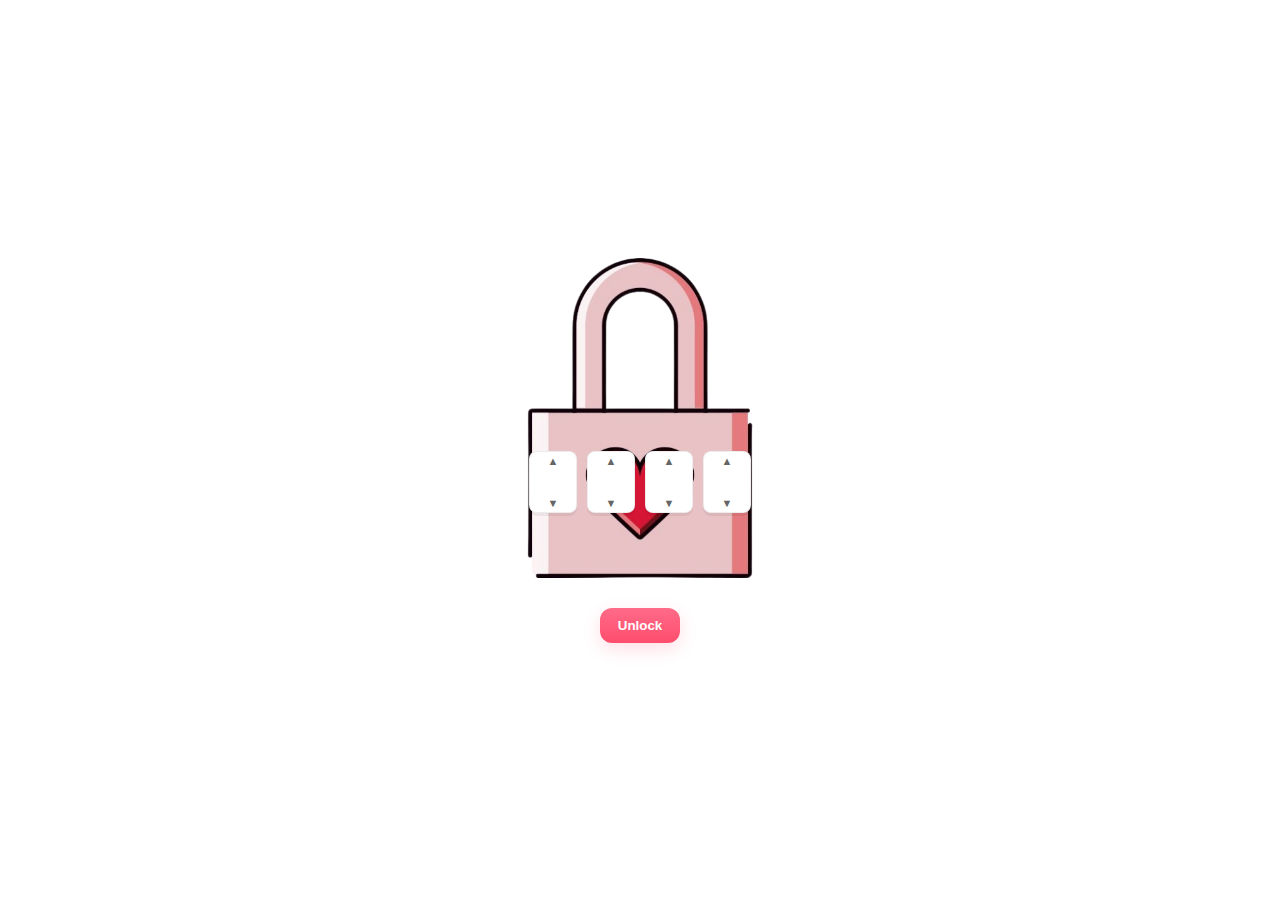
<file: index.html>
<!DOCTYPE html>
<html lang="en">
<head>
  <meta charset="utf-8">
  <meta name="viewport" content="width=device-width, initial-scale=1">
  <title>♡</title>
  <link rel="stylesheet" href="style.css">
</head>
<body>
  <section class="screen active" id="lock-screen">
    <div class="lock-area">
      <div class="padlock-wrap">
        <img src="lock.png" alt="Padlock" class="padlock-img">

        <div class="code-panel">
          <div class="digit-wrap">
            <button class="arrow up" data-index="0">▲</button>
            <input class="digit" id="d0" inputmode="numeric" maxlength="1">
            <button class="arrow down" data-index="0">▼</button>
          </div>
          <div class="digit-wrap">
            <button class="arrow up" data-index="1">▲</button>
            <input class="digit" id="d1" inputmode="numeric" maxlength="1">
            <button class="arrow down" data-index="1">▼</button>
          </div>
          <div class="digit-wrap">
            <button class="arrow up" data-index="2">▲</button>
            <input class="digit" id="d2" inputmode="numeric" maxlength="1">
            <button class="arrow down" data-index="2">▼</button>
          </div>
          <div class="digit-wrap">
            <button class="arrow up" data-index="3">▲</button>
            <input class="digit" id="d3" inputmode="numeric" maxlength="1">
            <button class="arrow down" data-index="3">▼</button>
          </div>
        </div>
      </div>

      <div class="unlock-row">
        <button class="btn" id="unlockBtn">Unlock</button>
      </div>
    </div>
  </section>

  <script>
    const correctPin = "0917";
    const digits = Array.from(document.querySelectorAll('.digit'));

    function clampDigit(n){ return ((n % 10) + 10) % 10; }

    document.querySelectorAll('.arrow.up').forEach(btn=>{
      btn.addEventListener('click',()=>{
        const i = +btn.dataset.index;
        const inp = digits[i];
        const val = parseInt(inp.value||'0',10);
        inp.value = clampDigit(val+1);
      });
    });

    document.querySelectorAll('.arrow.down').forEach(btn=>{
      btn.addEventListener('click',()=>{
        const i = +btn.dataset.index;
        const inp = digits[i];
        const val = parseInt(inp.value||'0',10);
        inp.value = clampDigit(val-1);
      });
    });

    function getCode(){ return digits.map(d=>d.value||'0').join(''); }

    document.getElementById('unlockBtn').addEventListener('click',()=>{
      if(getCode()===correctPin){
        window.location.href="dashboard.html"; 
      } else {
        const wrap=document.querySelector('.padlock-wrap');
        wrap.classList.add('shake');
        setTimeout(()=>wrap.classList.remove('shake'),400);
      }
    });
  </script>
</body>
</html>
</file>
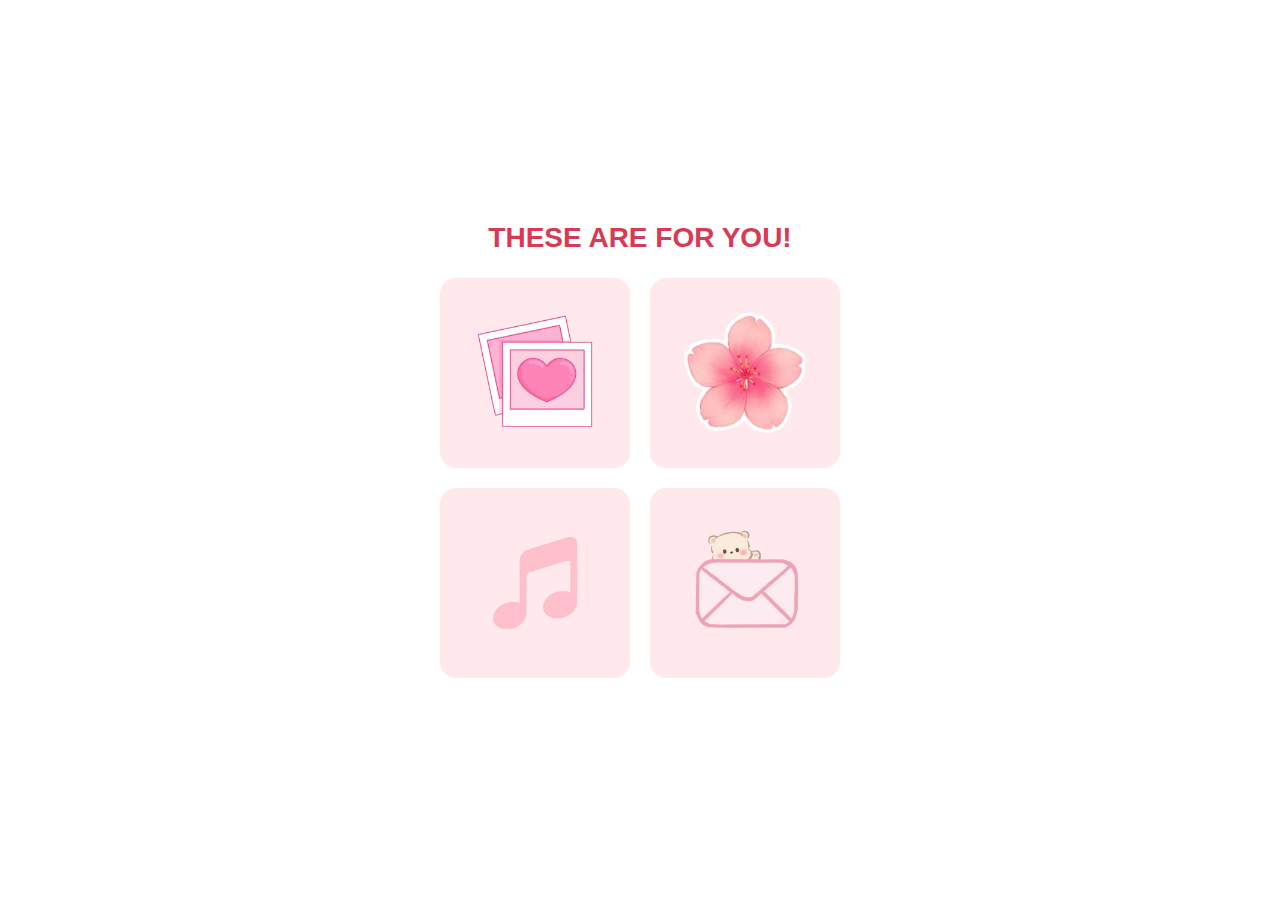
<file: dashboard.html>
<!DOCTYPE html>
<html lang="en">
<head>
  <meta charset="utf-8">
  <meta name="viewport" content="width=device-width, initial-scale=1">
  <title>♡</title>
  <link rel="stylesheet" href="style.css">
</head>
<body>
  <main class="categories">
    <h1>THESE ARE FOR YOU!</h1>
    <div class="category-grid">
      <a href="memories.html" class="card">
        <img src="memories.png" alt="Memories">
      </a>
      <a href="flower.html" class="card">
        <img src="flower.png" alt="Flower">
      </a>
      <a href="song.html" class="card">
        <img src="song.png" alt="Song">
      </a>
      <a href="letter.html" class="card">
        <img src="letter.png" alt="Letter">
      </a>
    </div>
  </main>
</body>
</html>
</file>
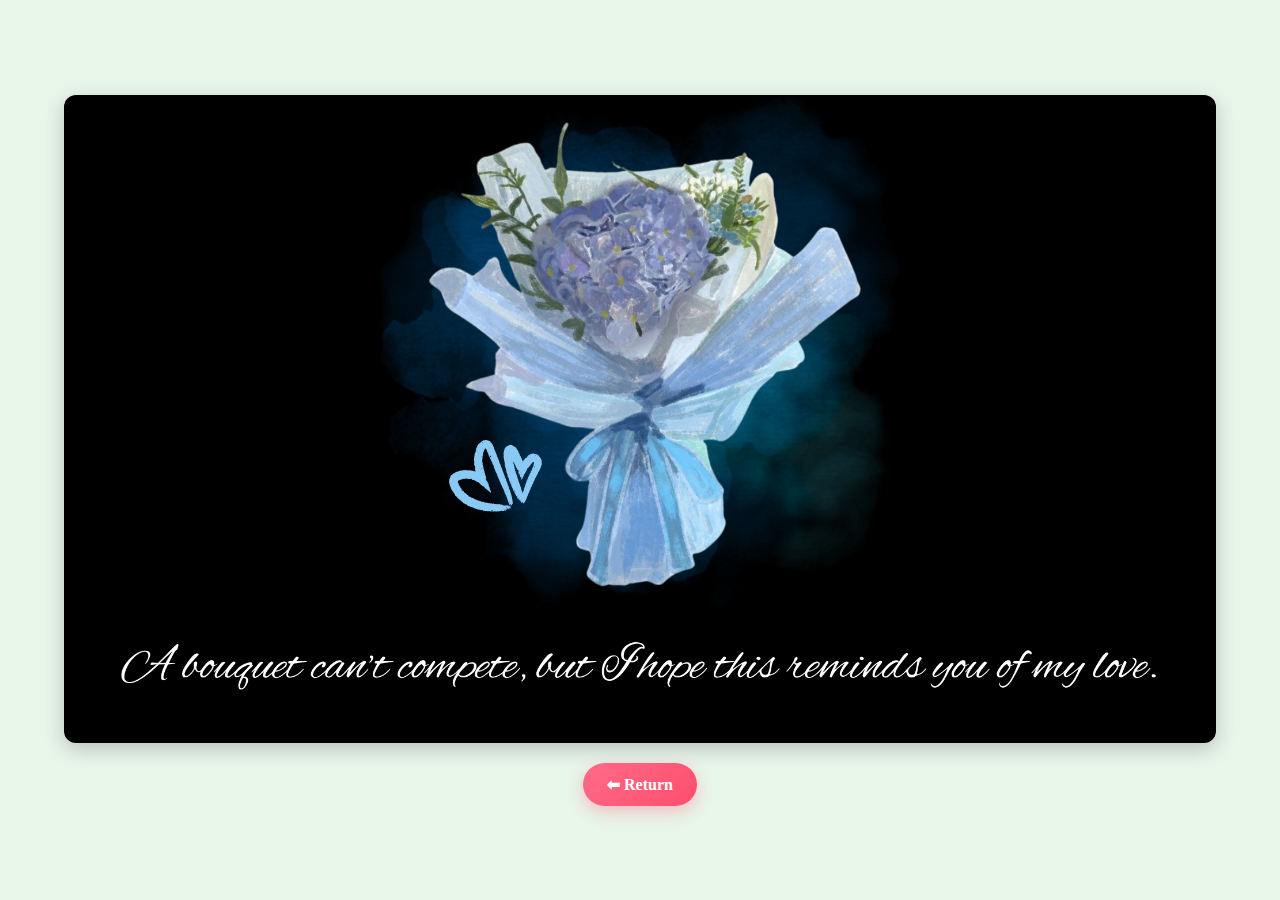
<file: flower.html>
<!DOCTYPE html>
<html lang="en">
<head>
  <meta charset="UTF-8">
  <meta name="viewport" content="width=device-width, initial-scale=1.0">
  <title>Flowers</title>
  <style>
    html, body {
      margin: 0;
      padding: 0;
      height: 100%;
      overflow: hidden; 
      background: #e8f5e9; 
      display: flex;
      flex-direction: column; 
      justify-content: center;
      align-items: center;
      gap: 20px;
    }
    img {
      max-width: 90%;
      max-height: 90vh;
      border-radius: 12px;
      box-shadow: 0 6px 20px rgba(0,0,0,0.2);
    }
    .return-btn {
      display: inline-block;
      background: linear-gradient(135deg, #ff6b88, #ff4d6d);
      color: #fff;
      font-size: 16px;
      font-weight: bold;
      text-decoration: none;
      padding: 12px 24px;
      border-radius: 30px;
      box-shadow: 0 6px 15px rgba(255, 77, 109, 0.3);
      transition: transform 0.2s, background 0.3s;
    }
    .return-btn:hover {
      background: linear-gradient(135deg, #ff4d6d, #ff6b88);
      transform: scale(1.05);
    }
    .return-btn:active {
      transform: scale(0.98);
    }
  </style>
</head>
<body>
  <img src="flow.png" alt="Flowers">

  <a href="dashboard.html" class="return-btn">⬅ Return</a>
</body>
</html>
</file>
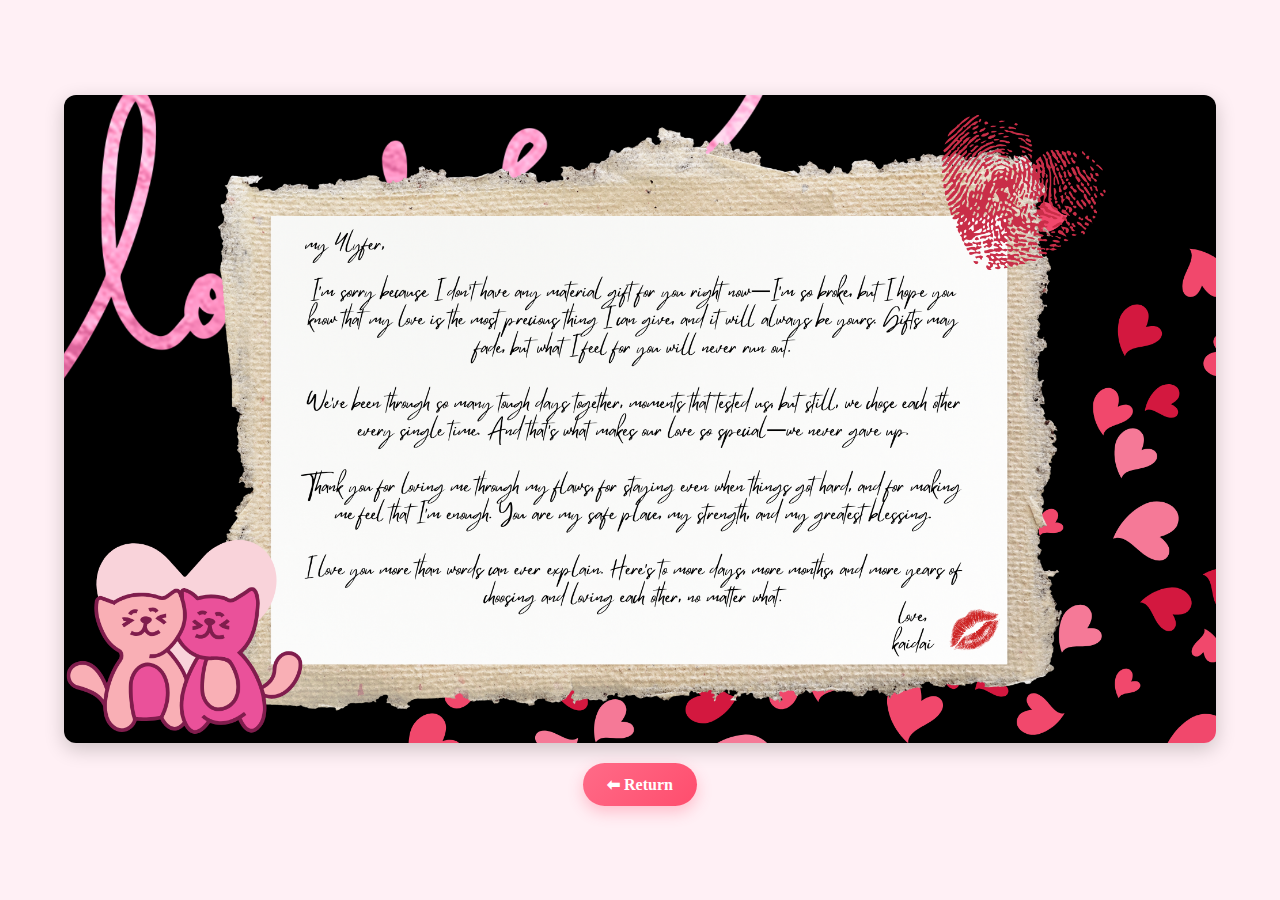
<file: letter.html>
<!DOCTYPE html>
<html lang="en">
<head>
  <meta charset="UTF-8">
  <meta name="viewport" content="width=device-width, initial-scale=1.0">
  <title>Letter</title>
  <style>
    html, body {
      margin: 0;
      padding: 0;
      height: 100%;
      overflow: hidden; 
      background: #fff0f5; 
      display: flex;
      flex-direction: column; 
      justify-content: center;
      align-items: center;
      gap: 20px;
    }
    img {
      max-width: 90%;
      max-height: 90vh;
      border-radius: 12px;
      box-shadow: 0 6px 20px rgba(0,0,0,0.2);
    }
    .return-btn {
      display: inline-block;
      background: linear-gradient(135deg, #ff6b88, #ff4d6d);
      color: #fff;
      font-size: 16px;
      font-weight: bold;
      text-decoration: none;
      padding: 12px 24px;
      border-radius: 30px;
      box-shadow: 0 6px 15px rgba(255, 77, 109, 0.3);
      transition: transform 0.2s, background 0.3s;
    }
    .return-btn:hover {
      background: linear-gradient(135deg, #ff4d6d, #ff6b88);
      transform: scale(1.05);
    }
    .return-btn:active {
      transform: scale(0.98);
    }
  </style>
</head>
<body>
  <img src="lett.png" alt="Letter">

  <a href="dashboard.html" class="return-btn">⬅ Return</a>
</body>
</html>
</file>
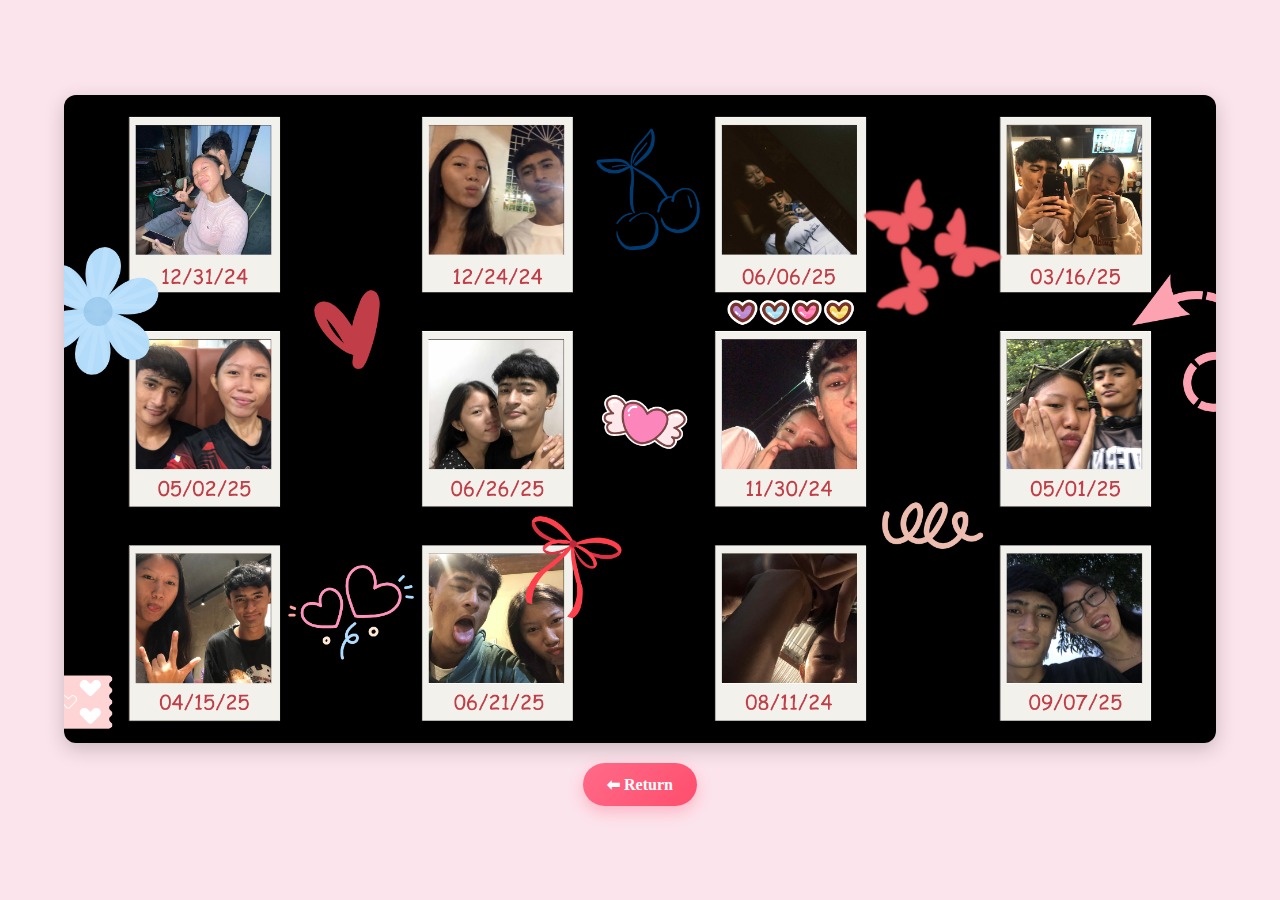
<file: memories.html>
<!DOCTYPE html>
<html lang="en">
<head>
  <meta charset="UTF-8">
  <meta name="viewport" content="width=device-width, initial-scale=1.0">
  <title>Memories</title>
  <style>
    html, body {
      margin: 0;
      padding: 0;
      height: 100%;
      overflow: hidden; 
      background: #fce4ec; 
      display: flex;
      flex-direction: column; 
      justify-content: center;
      align-items: center;
      gap: 20px;
    }
    img {
      max-width: 90%;
      max-height: 90vh;
      border-radius: 12px;
      box-shadow: 0 6px 20px rgba(0,0,0,0.2);
    }
    .return-btn {
      display: inline-block;
      background: linear-gradient(135deg, #ff6b88, #ff4d6d);
      color: #fff;
      font-size: 16px;
      font-weight: bold;
      text-decoration: none;
      padding: 12px 24px;
      border-radius: 30px;
      box-shadow: 0 6px 15px rgba(255, 77, 109, 0.3);
      transition: transform 0.2s, background 0.3s;
    }
    .return-btn:hover {
      background: linear-gradient(135deg, #ff4d6d, #ff6b88);
      transform: scale(1.05);
    }
    .return-btn:active {
      transform: scale(0.98);
    }
  </style>
</head>
<body>
  <img src="mem.png" alt="Memories">

  <a href="dashboard.html" class="return-btn">⬅ Return</a>
</body>
</html>
</file>
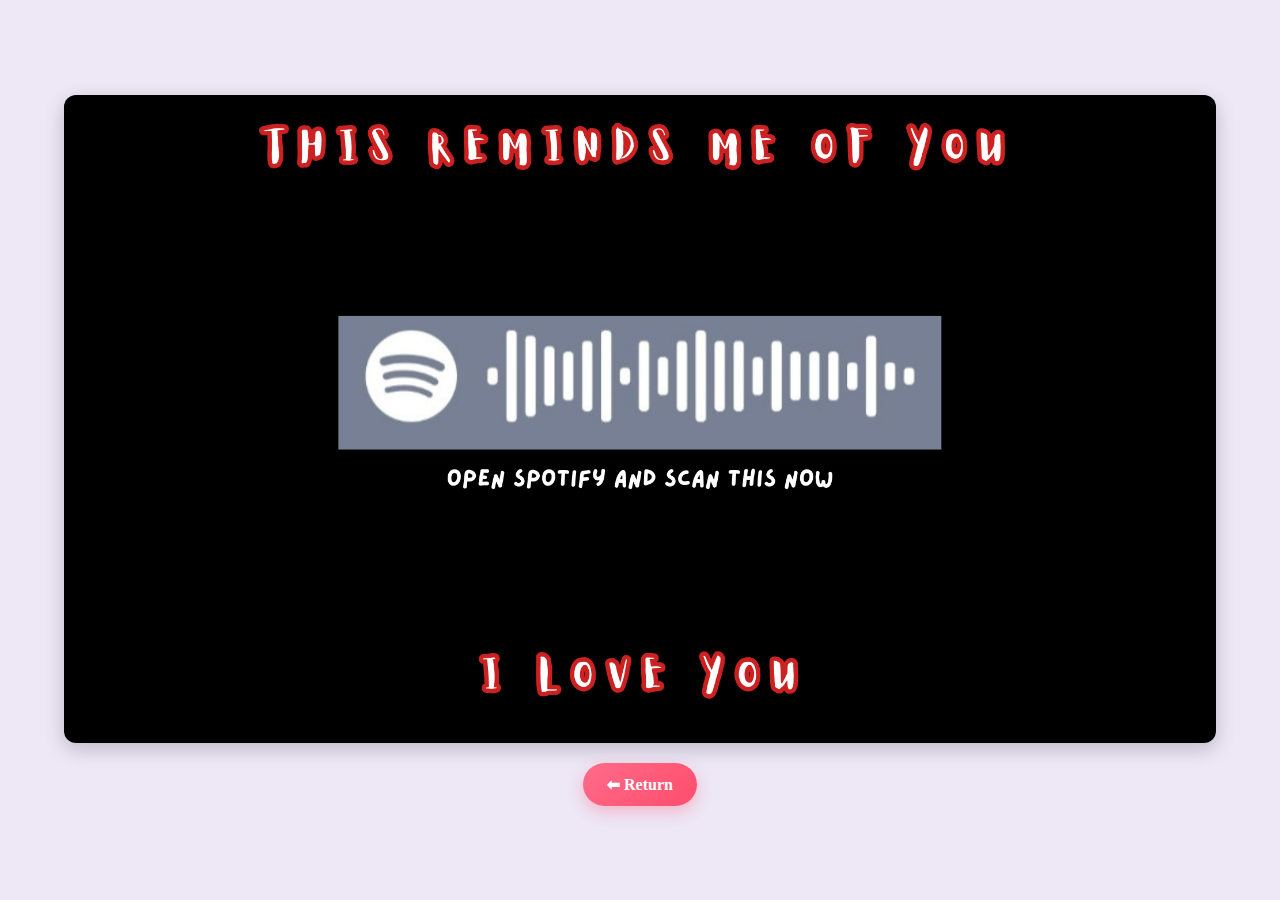
<file: song.html>
<!DOCTYPE html>
<html lang="en">
<head>
  <meta charset="UTF-8">
  <meta name="viewport" content="width=device-width, initial-scale=1.0">
  <title>Song</title>
  <style>
    html, body {
      margin: 0;
      padding: 0;
      height: 100%;
      overflow: hidden; 
      background: #ede7f6; 
      display: flex;
      flex-direction: column; 
      justify-content: center;
      align-items: center;
      gap: 20px;
    }
    img {
      max-width: 90%;
      max-height: 90vh;
      border-radius: 12px;
      box-shadow: 0 6px 20px rgba(0,0,0,0.2);
    }
    .return-btn {
      display: inline-block;
      background: linear-gradient(135deg, #ff6b88, #ff4d6d);
      color: #fff;
      font-size: 16px;
      font-weight: bold;
      text-decoration: none;
      padding: 12px 24px;
      border-radius: 30px;
      box-shadow: 0 6px 15px rgba(255, 77, 109, 0.3);
      transition: transform 0.2s, background 0.3s;
    }
    .return-btn:hover {
      background: linear-gradient(135deg, #ff4d6d, #ff6b88);
      transform: scale(1.05);
    }
    .return-btn:active {
      transform: scale(0.98);
    }
  </style>
</head>
<body>
  <img src="so.png" alt="Song Image">

  <a href="dashboard.html" class="return-btn">⬅ Return</a>
</body>
</html>
</file>
<file: style.css>
* {
  box-sizing: border-box;
  margin: 0;
  padding: 0;
  font-family: Poppins, sans-serif;
}

body {
  display: flex;
  justify-content: center;
  align-items: center;
  min-height: 100vh;
  background: #fff;
}

.lock-area {
  display: flex;
  flex-direction: column;
  align-items: center;
  gap: 20px;
}

.padlock-wrap {
  position: relative;
  width: 320px;
  height: 320px;
}

.padlock-img {
  width: 100%;
  height: auto;
  display: block;
}

.code-panel {
  position: absolute;
  top: 70%;
  left: 50%;
  transform: translate(-50%, -50%);
  display: flex;
  gap: 10px;
}

.digit-wrap {
  background: #fff;
  border-radius: 8px;
  width: 48px;
  height: 62px;
  display: flex;
  flex-direction: column;
  align-items: center;
  justify-content: center;
  box-shadow: 0 3px 0 rgba(0, 0, 0, 0.06);
  border: 1px solid rgba(0, 0, 0, 0.07);
}

.arrow {
  font-size: 11px;
  border: none;
  background: transparent;
  cursor: pointer;
  color: #666;
}

.digit {
  text-align: center;
  font-size: 20px;
  border: none;
  outline: none;
  font-weight: 600;
  width: 100%;
  height: 30px;
}

.unlock-row {
  margin-top: 10px;
}

.btn {
  background: linear-gradient(#ff6b88, #ff4d6d);
  color: #fff;
  border: none;
  padding: 10px 18px;
  border-radius: 12px;
  font-weight: 600;
  cursor: pointer;
  box-shadow: 0 6px 18px rgba(255, 77, 109, 0.18);
}

@keyframes shake {
  0%   { transform: translateX(0); }
  20%  { transform: translateX(-8px); }
  40%  { transform: translateX(8px); }
  60%  { transform: translateX(-6px); }
  80%  { transform: translateX(6px); }
  100% { transform: translateX(0); }
}

.padlock-wrap.shake {
  animation: shake .38s ease;
}

.categories {
  text-align: center;
}

.categories h1 {
  margin-bottom: 24px;
  color: #d83a56;
  font-size: 28px;
  font-weight: 600;
}

.category-grid {
  display: grid;
  grid-template-columns: repeat(2, 1fr);
  gap: 20px;
  max-width: 400px;
  margin: auto;
}

.card {
  display: flex;
  justify-content: center;
  align-items: center;
  padding: 20px;
  background: #ffe9ec;
  border-radius: 16px;
  transition: 0.2s;
}

.card:hover {
  background: #ffd6db;
  transform: scale(1.05);
}

.card img {
  width: 100%;
  max-width: 150px; 
  height: auto;
  border-radius: 12px;
}
</file>
